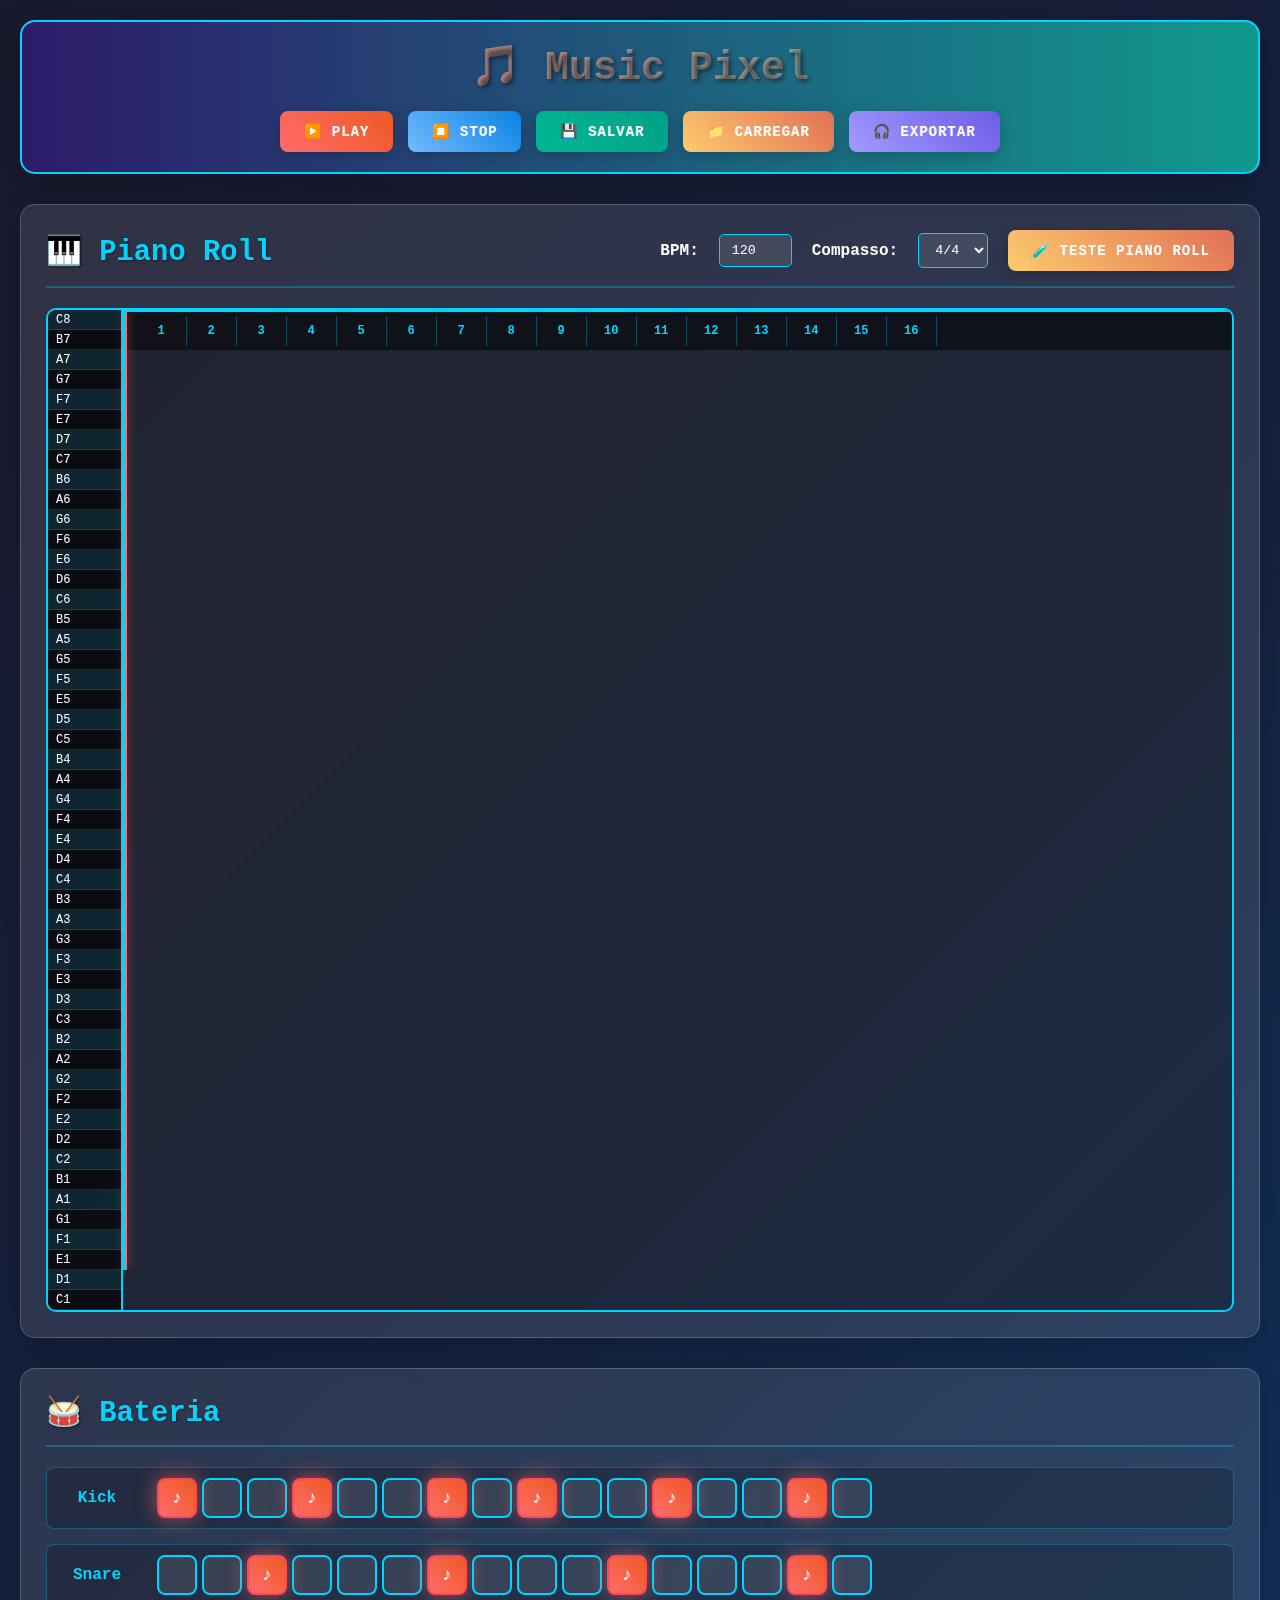
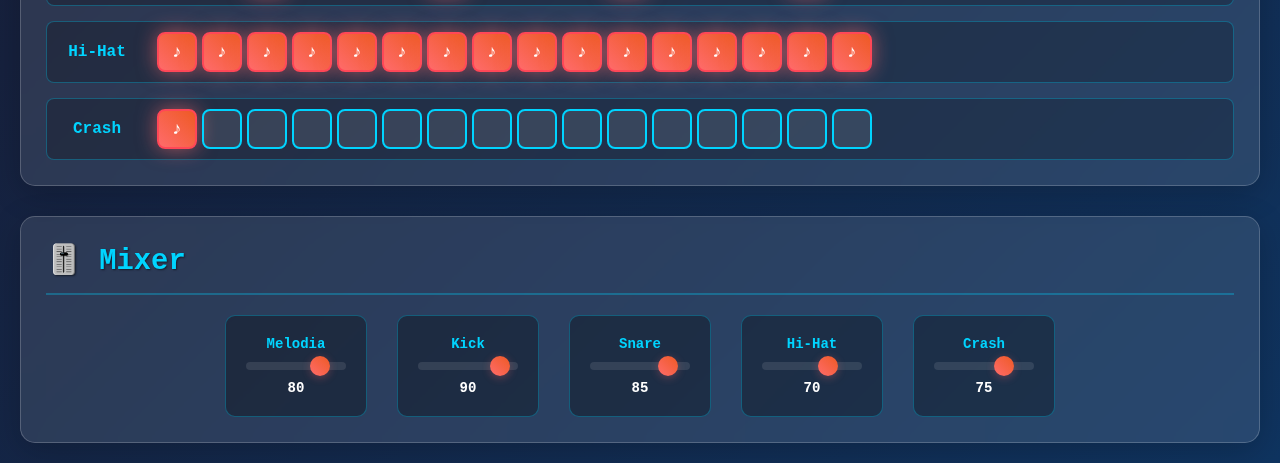
<file: index.html>
<!DOCTYPE html>
<html lang="pt-BR">
<head>
    <meta charset="UTF-8">
    <meta name="viewport" content="width=device-width, initial-scale=1.0">
    <title>Music Pixel - Criador de Música 16-bit</title>
    <link rel="stylesheet" href="styles.css">
</head>
<body>
    <div class="app-container">
        <!-- Header -->
        <header class="header">
            <h1 class="title">🎵 Music Pixel</h1>
            <div class="controls">
                <button id="playBtn" class="btn btn-primary">▶️ Play</button>
                <button id="stopBtn" class="btn btn-secondary">⏹️ Stop</button>
                <button id="saveBtn" class="btn btn-success">💾 Salvar</button>
                <button id="loadBtn" class="btn btn-info">📁 Carregar</button>
                <button id="exportBtn" class="btn btn-warning">🎧 Exportar</button>
                <input type="file" id="fileInput" accept=".apm" style="display: none;">
            </div>
        </header>

        <!-- Main Content -->
        <main class="main-content">
            <!-- Piano Roll Section -->
            <section class="piano-roll-section">
                <div class="section-header">
                    <h2>🎹 Piano Roll</h2>
                    <div class="tempo-controls">
                        <label for="tempo">BPM: </label>
                        <input type="number" id="tempo" value="120" min="60" max="200">
                        <label for="timeSignature">Compasso: </label>
                        <select id="timeSignature">
                            <option value="4/4">4/4</option>
                            <option value="3/4">3/4</option>
                            <option value="2/4">2/4</option>
                        </select>
                        <button id="testBtn" class="btn btn-info">🧪 Teste Piano Roll</button>
                    </div>
                </div>
                
                <div class="piano-roll-container">
                    <div class="note-labels">
                        <div class="note-label">C8</div>
                        <div class="note-label">B7</div>
                        <div class="note-label">A7</div>
                        <div class="note-label">G7</div>
                        <div class="note-label">F7</div>
                        <div class="note-label">E7</div>
                        <div class="note-label">D7</div>
                        <div class="note-label">C7</div>
                        <div class="note-label">B6</div>
                        <div class="note-label">A6</div>
                        <div class="note-label">G6</div>
                        <div class="note-label">F6</div>
                        <div class="note-label">E6</div>
                        <div class="note-label">D6</div>
                        <div class="note-label">C6</div>
                        <div class="note-label">B5</div>
                        <div class="note-label">A5</div>
                        <div class="note-label">G5</div>
                        <div class="note-label">F5</div>
                        <div class="note-label">E5</div>
                        <div class="note-label">D5</div>
                        <div class="note-label">C5</div>
                        <div class="note-label">B4</div>
                        <div class="note-label">A4</div>
                        <div class="note-label">G4</div>
                        <div class="note-label">F4</div>
                        <div class="note-label">E4</div>
                        <div class="note-label">D4</div>
                        <div class="note-label">C4</div>
                        <div class="note-label">B3</div>
                        <div class="note-label">A3</div>
                        <div class="note-label">G3</div>
                        <div class="note-label">F3</div>
                        <div class="note-label">E3</div>
                        <div class="note-label">D3</div>
                        <div class="note-label">C3</div>
                        <div class="note-label">B2</div>
                        <div class="note-label">A2</div>
                        <div class="note-label">G2</div>
                        <div class="note-label">F2</div>
                        <div class="note-label">E2</div>
                        <div class="note-label">D2</div>
                        <div class="note-label">C2</div>
                        <div class="note-label">B1</div>
                        <div class="note-label">A1</div>
                        <div class="note-label">G1</div>
                        <div class="note-label">F1</div>
                        <div class="note-label">E1</div>
                        <div class="note-label">D1</div>
                        <div class="note-label">C1</div>
                    </div>
                    
                    <!-- Piano Roll Simplificado -->
                    <div class="piano-roll-simple" id="pianoRoll">
                        <div class="notes-container" id="notesContainer"></div>
                        <div class="playhead" id="playhead"></div>
                    </div>
                    
                    <div class="timeline" id="timeline">
                        <div class="beat-marker">1</div>
                        <div class="beat-marker">2</div>
                        <div class="beat-marker">3</div>
                        <div class="beat-marker">4</div>
                        <div class="beat-marker">5</div>
                        <div class="beat-marker">6</div>
                        <div class="beat-marker">7</div>
                        <div class="beat-marker">8</div>
                        <div class="beat-marker">9</div>
                        <div class="beat-marker">10</div>
                        <div class="beat-marker">11</div>
                        <div class="beat-marker">12</div>
                        <div class="beat-marker">13</div>
                        <div class="beat-marker">14</div>
                        <div class="beat-marker">15</div>
                        <div class="beat-marker">16</div>
                    </div>
                </div>
            </section>

            <!-- Drum Machine Section -->
            <section class="drum-machine-section">
                <div class="section-header">
                    <h2>🥁 Bateria</h2>
                </div>
                
                <div class="drum-grid" id="drumGrid">
                    <!-- Kick -->
                    <div class="drum-track">
                        <div class="drum-label">Kick</div>
                        <div class="drum-steps" data-drum="kick">
                            <div class="step" data-step="0"></div>
                            <div class="step" data-step="1"></div>
                            <div class="step" data-step="2"></div>
                            <div class="step" data-step="3"></div>
                            <div class="step" data-step="4"></div>
                            <div class="step" data-step="5"></div>
                            <div class="step" data-step="6"></div>
                            <div class="step" data-step="7"></div>
                            <div class="step" data-step="8"></div>
                            <div class="step" data-step="9"></div>
                            <div class="step" data-step="10"></div>
                            <div class="step" data-step="11"></div>
                            <div class="step" data-step="12"></div>
                            <div class="step" data-step="13"></div>
                            <div class="step" data-step="14"></div>
                            <div class="step" data-step="15"></div>
                        </div>
                    </div>
                    
                    <!-- Snare -->
                    <div class="drum-track">
                        <div class="drum-label">Snare</div>
                        <div class="drum-steps" data-drum="snare">
                            <div class="step" data-step="0"></div>
                            <div class="step" data-step="1"></div>
                            <div class="step" data-step="2"></div>
                            <div class="step" data-step="3"></div>
                            <div class="step" data-step="4"></div>
                            <div class="step" data-step="5"></div>
                            <div class="step" data-step="6"></div>
                            <div class="step" data-step="7"></div>
                            <div class="step" data-step="8"></div>
                            <div class="step" data-step="9"></div>
                            <div class="step" data-step="10"></div>
                            <div class="step" data-step="11"></div>
                            <div class="step" data-step="12"></div>
                            <div class="step" data-step="13"></div>
                            <div class="step" data-step="14"></div>
                            <div class="step" data-step="15"></div>
                        </div>
                    </div>
                    
                    <!-- Hi-Hat -->
                    <div class="drum-track">
                        <div class="drum-label">Hi-Hat</div>
                        <div class="drum-steps" data-drum="hihat">
                            <div class="step" data-step="0"></div>
                            <div class="step" data-step="1"></div>
                            <div class="step" data-step="2"></div>
                            <div class="step" data-step="3"></div>
                            <div class="step" data-step="4"></div>
                            <div class="step" data-step="5"></div>
                            <div class="step" data-step="6"></div>
                            <div class="step" data-step="7"></div>
                            <div class="step" data-step="8"></div>
                            <div class="step" data-step="9"></div>
                            <div class="step" data-step="10"></div>
                            <div class="step" data-step="11"></div>
                            <div class="step" data-step="12"></div>
                            <div class="step" data-step="13"></div>
                            <div class="step" data-step="14"></div>
                            <div class="step" data-step="15"></div>
                        </div>
                    </div>
                    
                    <!-- Crash -->
                    <div class="drum-track">
                        <div class="drum-label">Crash</div>
                        <div class="drum-steps" data-drum="crash">
                            <div class="step" data-step="0"></div>
                            <div class="step" data-step="1"></div>
                            <div class="step" data-step="2"></div>
                            <div class="step" data-step="3"></div>
                            <div class="step" data-step="4"></div>
                            <div class="step" data-step="5"></div>
                            <div class="step" data-step="6"></div>
                            <div class="step" data-step="7"></div>
                            <div class="step" data-step="8"></div>
                            <div class="step" data-step="9"></div>
                            <div class="step" data-step="10"></div>
                            <div class="step" data-step="11"></div>
                            <div class="step" data-step="12"></div>
                            <div class="step" data-step="13"></div>
                            <div class="step" data-step="14"></div>
                            <div class="step" data-step="15"></div>
                        </div>
                    </div>
                </div>
            </section>

            <!-- Mixer Section -->
            <section class="mixer-section">
                <div class="section-header">
                    <h2>🎚️ Mixer</h2>
                </div>
                
                <div class="mixer-channels">
                    <div class="channel">
                        <div class="channel-label">Melodia</div>
                        <input type="range" class="volume-slider" id="melodyVolume" min="0" max="100" value="80">
                        <span class="volume-value">80</span>
                    </div>
                    
                    <div class="channel">
                        <div class="channel-label">Kick</div>
                        <input type="range" class="volume-slider" id="kickVolume" min="0" max="100" value="90">
                        <span class="volume-value">90</span>
                    </div>
                    
                    <div class="channel">
                        <div class="channel-label">Snare</div>
                        <input type="range" class="volume-slider" id="snareVolume" min="0" max="100" value="85">
                        <span class="volume-value">85</span>
                    </div>
                    
                    <div class="channel">
                        <div class="channel-label">Hi-Hat</div>
                        <input type="range" class="volume-slider" id="hihatVolume" min="0" max="100" value="70">
                        <span class="volume-value">70</span>
                    </div>
                    
                    <div class="channel">
                        <div class="channel-label">Crash</div>
                        <input type="range" class="volume-slider" id="crashVolume" min="0" max="100" value="75">
                        <span class="volume-value">75</span>
                    </div>
                </div>
            </section>
        </main>
    </div>

    <script src="audio-engine.js"></script>
    <script src="app.js"></script>
</body>
</html>
</file>
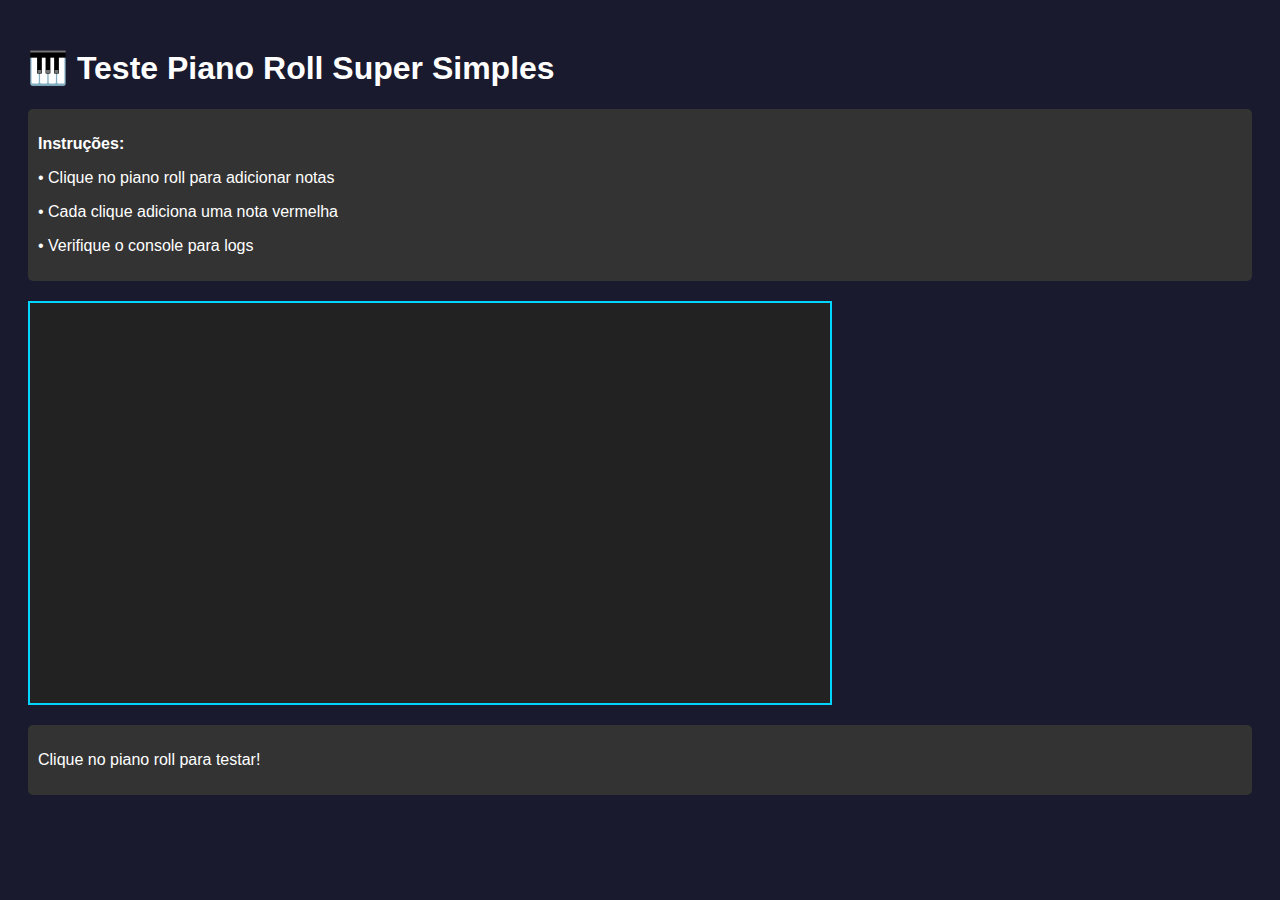
<file: test-simple.html>
<!DOCTYPE html>
<html lang="pt-BR">
<head>
    <meta charset="UTF-8">
    <meta name="viewport" content="width=device-width, initial-scale=1.0">
    <title>Teste Piano Roll Super Simples</title>
    <style>
        body {
            font-family: Arial, sans-serif;
            background: #1a1a2e;
            color: white;
            padding: 20px;
        }
        
        .piano-roll {
            width: 800px;
            height: 400px;
            background: #222;
            border: 2px solid #00d4ff;
            position: relative;
            cursor: crosshair;
        }
        
        .note {
            position: absolute;
            background: #ff6b6b;
            border: 1px solid #ff4757;
            border-radius: 3px;
            height: 18px;
        }
        
        .info {
            margin: 20px 0;
            padding: 10px;
            background: #333;
            border-radius: 5px;
        }
    </style>
</head>
<body>
    <h1>🎹 Teste Piano Roll Super Simples</h1>
    
    <div class="info">
        <p><strong>Instruções:</strong></p>
        <p>• Clique no piano roll para adicionar notas</p>
        <p>• Cada clique adiciona uma nota vermelha</p>
        <p>• Verifique o console para logs</p>
    </div>
    
    <div class="piano-roll" id="pianoRoll">
        <!-- Notas aparecerão aqui -->
    </div>
    
    <div class="info">
        <p id="status">Clique no piano roll para testar!</p>
    </div>
    
    <script>
        const pianoRoll = document.getElementById('pianoRoll');
        const status = document.getElementById('status');
        let noteCount = 0;
        
        pianoRoll.addEventListener('click', function(e) {
            console.log('🎹 CLIQUE DETECTADO!');
            
            const rect = this.getBoundingClientRect();
            const x = e.clientX - rect.left;
            const y = e.clientY - rect.top;
            
            console.log(`Posição: x=${x}, y=${y}`);
            
            // Criar nota
            const note = document.createElement('div');
            note.className = 'note';
            note.style.left = x + 'px';
            note.style.top = y + 'px';
            note.style.width = '50px';
            
            this.appendChild(note);
            
            noteCount++;
            status.textContent = `Nota ${noteCount} adicionada em (${Math.round(x)}, ${Math.round(y)})`;
            
            console.log(`✅ Nota ${noteCount} adicionada!`);
        });
        
        console.log('Teste carregado e pronto!');
    </script>
</body>
</html>
</file>
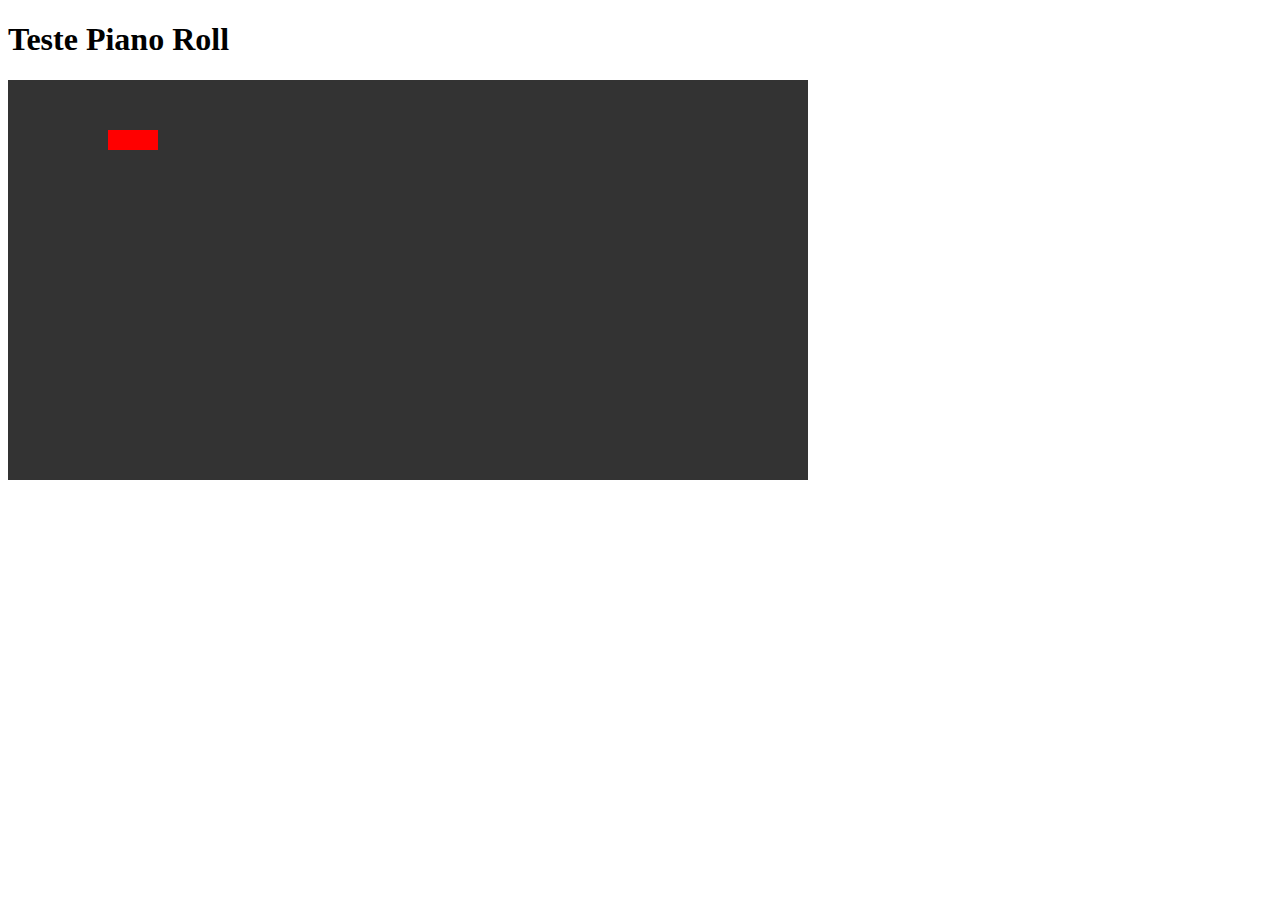
<file: test.html>
<!DOCTYPE html>
<html lang="pt-BR">
<head>
    <meta charset="UTF-8">
    <meta name="viewport" content="width=device-width, initial-scale=1.0">
    <title>Teste Piano Roll</title>
    <style>
        .piano-roll {
            width: 800px;
            height: 400px;
            background: #333;
            position: relative;
            cursor: crosshair;
        }
        .note {
            position: absolute;
            background: red;
            width: 50px;
            height: 20px;
        }
    </style>
</head>
<body>
    <h1>Teste Piano Roll</h1>
    <div class="piano-roll" id="pianoRoll">
        <div class="note" style="left: 100px; top: 50px;"></div>
    </div>
    
    <script>
        document.getElementById('pianoRoll').addEventListener('click', function(e) {
            console.log('Clique detectado!', e);
            const rect = this.getBoundingClientRect();
            const x = e.clientX - rect.left;
            const y = e.clientY - rect.top;
            console.log('Posição:', x, y);
            
            // Criar nova nota
            const note = document.createElement('div');
            note.className = 'note';
            note.style.left = x + 'px';
            note.style.top = y + 'px';
            this.appendChild(note);
        });
    </script>
</body>
</html>
</file>
<file: styles.css>
/* Reset e configurações básicas */
* {
    margin: 0;
    padding: 0;
    box-sizing: border-box;
}

body {
    font-family: 'Courier New', monospace;
    background: linear-gradient(135deg, #1a1a2e 0%, #16213e 50%, #0f3460 100%);
    color: #ffffff;
    min-height: 100vh;
    overflow-x: auto;
}

/* Container principal */
.app-container {
    max-width: 1400px;
    margin: 0 auto;
    padding: 20px;
}

/* Header */
.header {
    background: linear-gradient(90deg, #2d1b69 0%, #11998e 100%);
    border-radius: 15px;
    padding: 20px;
    margin-bottom: 30px;
    box-shadow: 0 8px 32px rgba(0, 0, 0, 0.3);
    border: 2px solid #00d4ff;
}

.title {
    font-size: 2.5rem;
    text-align: center;
    margin-bottom: 20px;
    text-shadow: 2px 2px 4px rgba(0, 0, 0, 0.5);
    background: linear-gradient(45deg, #ff6b6b, #4ecdc4, #45b7d1, #96ceb4);
    background-size: 400% 400%;
    -webkit-background-clip: text;
    background-clip: text;
    -webkit-text-fill-color: transparent;
    animation: gradientShift 3s ease infinite;
}

@keyframes gradientShift {
    0% { background-position: 0% 50%; }
    50% { background-position: 100% 50%; }
    100% { background-position: 0% 50%; }
}

.controls {
    display: flex;
    justify-content: center;
    gap: 15px;
    flex-wrap: wrap;
}

/* Botões */
.btn {
    padding: 12px 24px;
    border: none;
    border-radius: 8px;
    font-family: 'Courier New', monospace;
    font-weight: bold;
    font-size: 14px;
    cursor: pointer;
    transition: all 0.3s ease;
    text-transform: uppercase;
    letter-spacing: 1px;
    box-shadow: 0 4px 15px rgba(0, 0, 0, 0.2);
}

.btn:hover {
    transform: translateY(-2px);
    box-shadow: 0 6px 20px rgba(0, 0, 0, 0.3);
}

.btn-primary {
    background: linear-gradient(45deg, #ff6b6b, #ee5a24);
    color: white;
}

.btn-secondary {
    background: linear-gradient(45deg, #74b9ff, #0984e3);
    color: white;
}

.btn-success {
    background: linear-gradient(45deg, #00b894, #00a085);
    color: white;
}

.btn-info {
    background: linear-gradient(45deg, #fdcb6e, #e17055);
    color: white;
}

.btn-warning {
    background: linear-gradient(45deg, #a29bfe, #6c5ce7);
    color: white;
}

/* Conteúdo principal */
.main-content {
    display: flex;
    flex-direction: column;
    gap: 30px;
}

/* Seções */
.piano-roll-section,
.drum-machine-section,
.mixer-section {
    background: rgba(255, 255, 255, 0.1);
    border-radius: 15px;
    padding: 25px;
    backdrop-filter: blur(10px);
    border: 1px solid rgba(255, 255, 255, 0.2);
    box-shadow: 0 8px 32px rgba(0, 0, 0, 0.2);
}

.section-header {
    display: flex;
    justify-content: space-between;
    align-items: center;
    margin-bottom: 20px;
    padding-bottom: 15px;
    border-bottom: 2px solid rgba(0, 212, 255, 0.3);
}

.section-header h2 {
    font-size: 1.8rem;
    color: #00d4ff;
    text-shadow: 1px 1px 2px rgba(0, 0, 0, 0.5);
}

/* Controles de tempo */
.tempo-controls {
    display: flex;
    gap: 20px;
    align-items: center;
}

.tempo-controls label {
    font-weight: bold;
    color: #ffffff;
}

.tempo-controls input,
.tempo-controls select {
    background: rgba(255, 255, 255, 0.1);
    border: 1px solid #00d4ff;
    border-radius: 5px;
    padding: 8px 12px;
    color: #ffffff;
    font-family: 'Courier New', monospace;
}

.tempo-controls input:focus,
.tempo-controls select:focus {
    outline: none;
    border-color: #ff6b6b;
    box-shadow: 0 0 10px rgba(255, 107, 107, 0.3);
}

/* Piano Roll */
.piano-roll-container {
    display: flex;
    background: rgba(0, 0, 0, 0.3);
    border-radius: 10px;
    border: 2px solid #00d4ff;
    overflow: hidden;
}

.note-labels {
    width: 80px;
    background: rgba(0, 0, 0, 0.5);
    border-right: 2px solid #00d4ff;
}

.note-label {
    height: 20px;
    padding: 2px 8px;
    font-size: 12px;
    color: #ffffff;
    border-bottom: 1px solid rgba(0, 212, 255, 0.2);
    display: flex;
    align-items: center;
    background: rgba(0, 0, 0, 0.3);
}

.note-label:nth-child(odd) {
    background: rgba(0, 212, 255, 0.1);
}

/* Piano Roll Simplificado */
.piano-roll-simple {
    flex: 1;
    height: 960px;
    position: relative;
    background: #222;
    border: 2px solid #00d4ff;
    cursor: crosshair;
    user-select: none;
}

/* Grid visual simples */
.piano-roll-simple::before {
    content: '';
    position: absolute;
    top: 0;
    left: 0;
    right: 0;
    bottom: 0;
    background-image: 
        /* Linhas horizontais (notas) */
        repeating-linear-gradient(
            0deg,
            rgba(0, 212, 255, 0.1) 0px,
            rgba(0, 212, 255, 0.1) 19px,
            transparent 19px,
            transparent 20px
        ),
        /* Linhas verticais (tempo) */
        repeating-linear-gradient(
            90deg,
            rgba(255, 255, 255, 0.1) 0px,
            rgba(255, 255, 255, 0.1) 49px,
            transparent 49px,
            transparent 50px
        );
    pointer-events: none;
    z-index: 1;
}

.notes-container {
    position: relative;
    width: 100%;
    height: 100%;
}

.note {
    position: absolute;
    background: linear-gradient(45deg, #ff6b6b, #ee5a24);
    border: 1px solid #ff4757;
    border-radius: 3px;
    cursor: pointer;
    transition: all 0.2s ease;
    height: 18px;
}

.note:hover {
    background: linear-gradient(45deg, #ff8a80, #ff7675);
    transform: scaleY(1.1);
    box-shadow: 0 2px 8px rgba(255, 107, 107, 0.4);
}

.note.selected {
    background: linear-gradient(45deg, #00d4ff, #0984e3);
    border-color: #74b9ff;
    box-shadow: 0 0 10px rgba(0, 212, 255, 0.5);
}

.note.dragging {
    opacity: 0.7;
    transform: scale(1.05);
    z-index: 100;
    box-shadow: 0 4px 20px rgba(255, 107, 107, 0.6);
}

.playhead {
    position: absolute;
    top: 0;
    bottom: 0;
    width: 2px;
    background: #ff6b6b;
    box-shadow: 0 0 10px rgba(255, 107, 107, 0.8);
    z-index: 10;
    transition: left 0.1s ease;
}

/* Timeline */
.timeline {
    width: 100%;
    height: 40px;
    background: rgba(0, 0, 0, 0.5);
    border-top: 2px solid #00d4ff;
    display: flex;
    align-items: center;
    padding: 0 10px;
}

.beat-marker {
    width: 50px;
    height: 30px;
    display: flex;
    align-items: center;
    justify-content: center;
    font-size: 12px;
    font-weight: bold;
    color: #00d4ff;
    border-right: 1px solid rgba(0, 212, 255, 0.3);
}

/* Bateria */
.drum-grid {
    display: flex;
    flex-direction: column;
    gap: 15px;
}

.drum-track {
    display: flex;
    align-items: center;
    gap: 20px;
    padding: 10px;
    background: rgba(0, 0, 0, 0.2);
    border-radius: 8px;
    border: 1px solid rgba(0, 212, 255, 0.3);
}

.drum-label {
    width: 80px;
    font-weight: bold;
    color: #00d4ff;
    text-align: center;
}

.drum-steps {
    display: flex;
    gap: 5px;
}

.step {
    width: 40px;
    height: 40px;
    background: rgba(255, 255, 255, 0.1);
    border: 2px solid #00d4ff;
    border-radius: 8px;
    cursor: pointer;
    transition: all 0.2s ease;
    display: flex;
    align-items: center;
    justify-content: center;
    font-size: 18px;
}

.step:hover {
    background: rgba(0, 212, 255, 0.2);
    transform: scale(1.1);
    box-shadow: 0 0 15px rgba(0, 212, 255, 0.4);
}

.step.active {
    background: linear-gradient(45deg, #ff6b6b, #ee5a24);
    border-color: #ff4757;
    box-shadow: 0 0 20px rgba(255, 107, 107, 0.6);
    animation: pulse 0.3s ease;
}

.step.active::after {
    content: "♪";
    color: white;
    font-weight: bold;
}

@keyframes pulse {
    0% { transform: scale(1); }
    50% { transform: scale(1.2); }
    100% { transform: scale(1); }
}

/* Mixer */
.mixer-channels {
    display: flex;
    gap: 30px;
    flex-wrap: wrap;
    justify-content: center;
}

.channel {
    display: flex;
    flex-direction: column;
    align-items: center;
    gap: 10px;
    padding: 20px;
    background: rgba(0, 0, 0, 0.3);
    border-radius: 10px;
    border: 1px solid rgba(0, 212, 255, 0.3);
    min-width: 120px;
}

.channel-label {
    font-weight: bold;
    color: #00d4ff;
    font-size: 14px;
}

.volume-slider {
    width: 100px;
    height: 8px;
    background: rgba(255, 255, 255, 0.1);
    border-radius: 4px;
    outline: none;
    -webkit-appearance: none;
    appearance: none;
}

.volume-slider::-webkit-slider-thumb {
    -webkit-appearance: none;
    width: 20px;
    height: 20px;
    background: linear-gradient(45deg, #ff6b6b, #ee5a24);
    border-radius: 50%;
    cursor: pointer;
    box-shadow: 0 2px 8px rgba(255, 107, 107, 0.3);
}

.volume-slider::-moz-range-thumb {
    width: 20px;
    height: 20px;
    background: linear-gradient(45deg, #ff6b6b, #ee5a24);
    border-radius: 50%;
    cursor: pointer;
    border: none;
    box-shadow: 0 2px 8px rgba(255, 107, 107, 0.3);
}

.volume-value {
    font-weight: bold;
    color: #ffffff;
    font-size: 14px;
}

/* Responsividade */
@media (max-width: 1200px) {
    .piano-roll-container {
        flex-direction: column;
    }
    
    .note-labels {
        width: 100%;
        height: 40px;
        display: flex;
        overflow-x: auto;
    }
    
    .note-label {
        min-width: 60px;
        height: 100%;
        border-right: 1px solid rgba(0, 212, 255, 0.2);
        border-bottom: none;
    }
    
    .piano-roll {
        height: 600px;
    }
}

@media (max-width: 768px) {
    .app-container {
        padding: 10px;
    }
    
    .title {
        font-size: 2rem;
    }
    
    .controls {
        flex-direction: column;
        align-items: center;
    }
    
    .btn {
        width: 200px;
    }
    
    .section-header {
        flex-direction: column;
        gap: 15px;
        text-align: center;
    }
    
    .tempo-controls {
        flex-direction: column;
        gap: 10px;
    }
    
    .mixer-channels {
        flex-direction: column;
        align-items: center;
    }
    
    .channel {
        width: 100%;
        max-width: 300px;
    }
}

/* Animações extras */
@keyframes glow {
    0%, 100% { box-shadow: 0 0 5px rgba(0, 212, 255, 0.5); }
    50% { box-shadow: 0 0 20px rgba(0, 212, 255, 0.8); }
}

.glow {
    animation: glow 2s ease-in-out infinite;
}

/* Scrollbar personalizada */
::-webkit-scrollbar {
    width: 12px;
}

::-webkit-scrollbar-track {
    background: rgba(0, 0, 0, 0.3);
    border-radius: 6px;
}

::-webkit-scrollbar-thumb {
    background: linear-gradient(45deg, #00d4ff, #0984e3);
    border-radius: 6px;
}

::-webkit-scrollbar-thumb:hover {
    background: linear-gradient(45deg, #74b9ff, #00d4ff);
}
</file>
